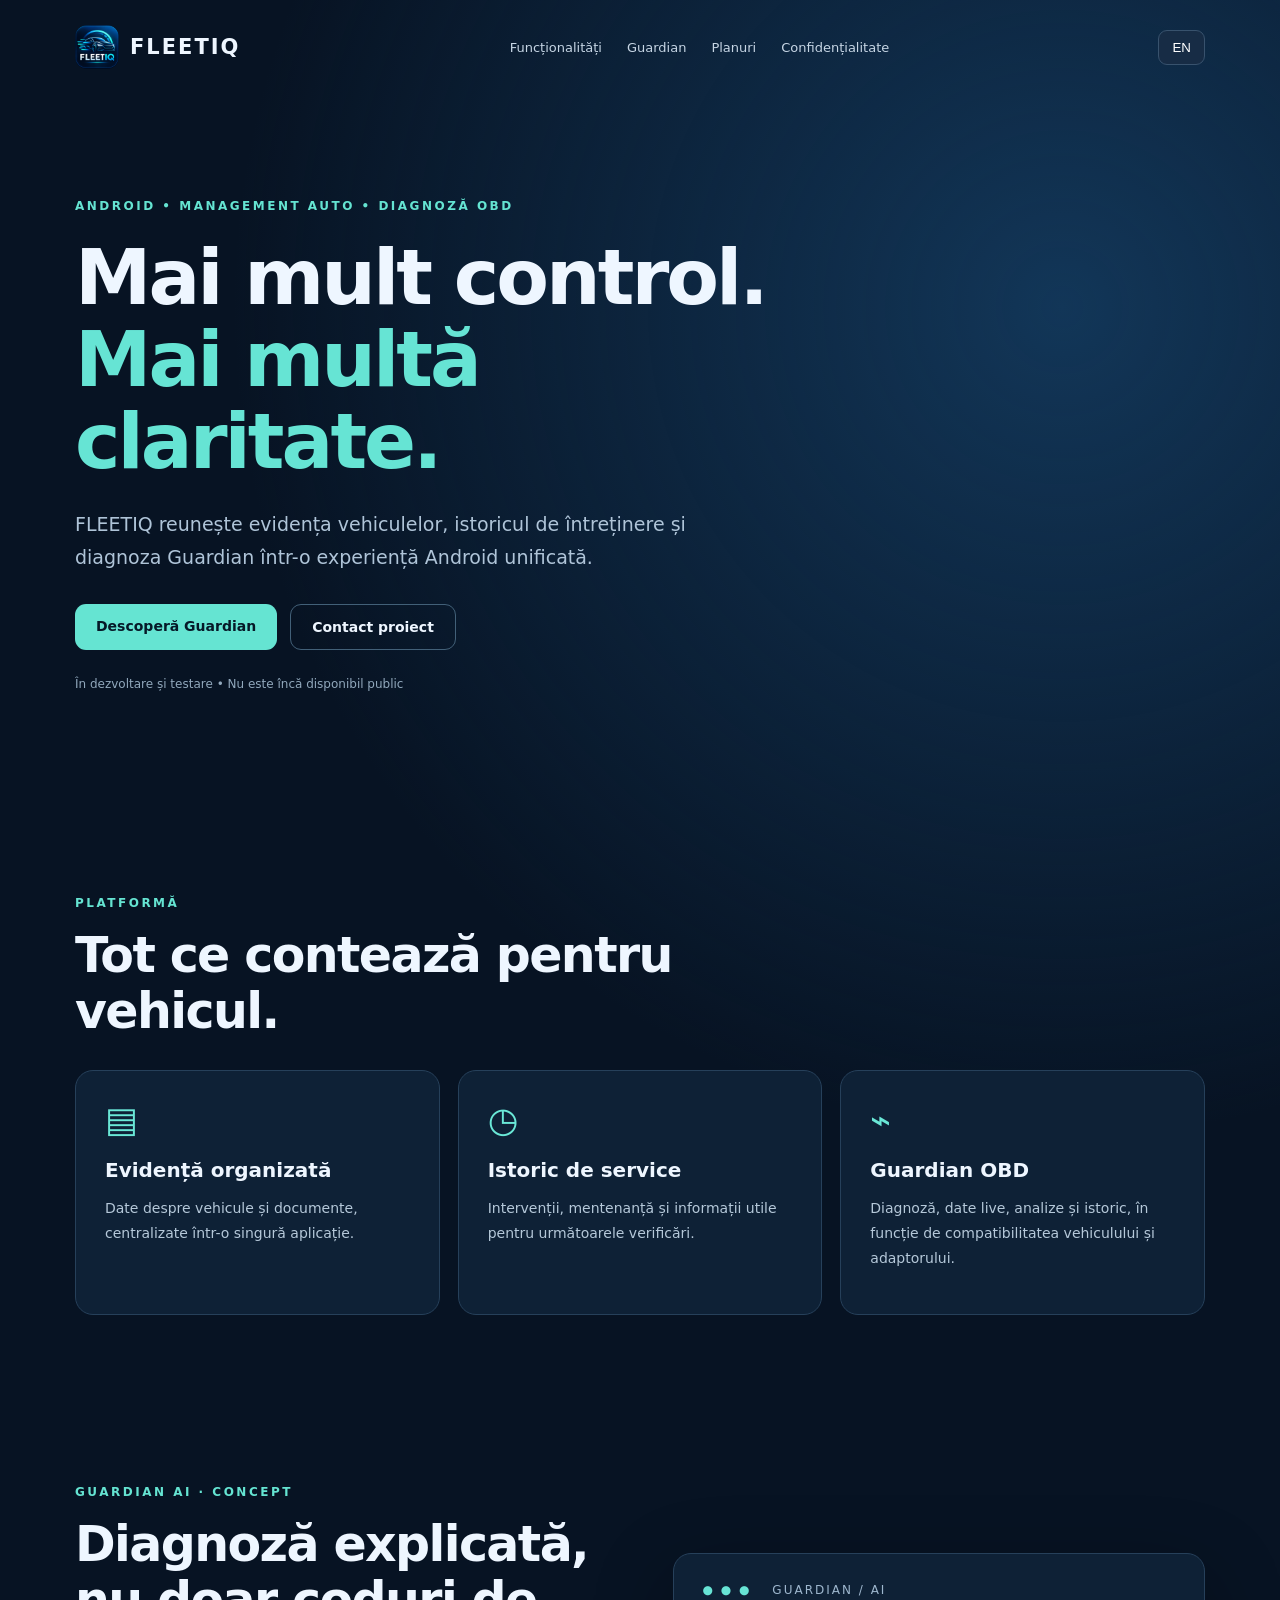
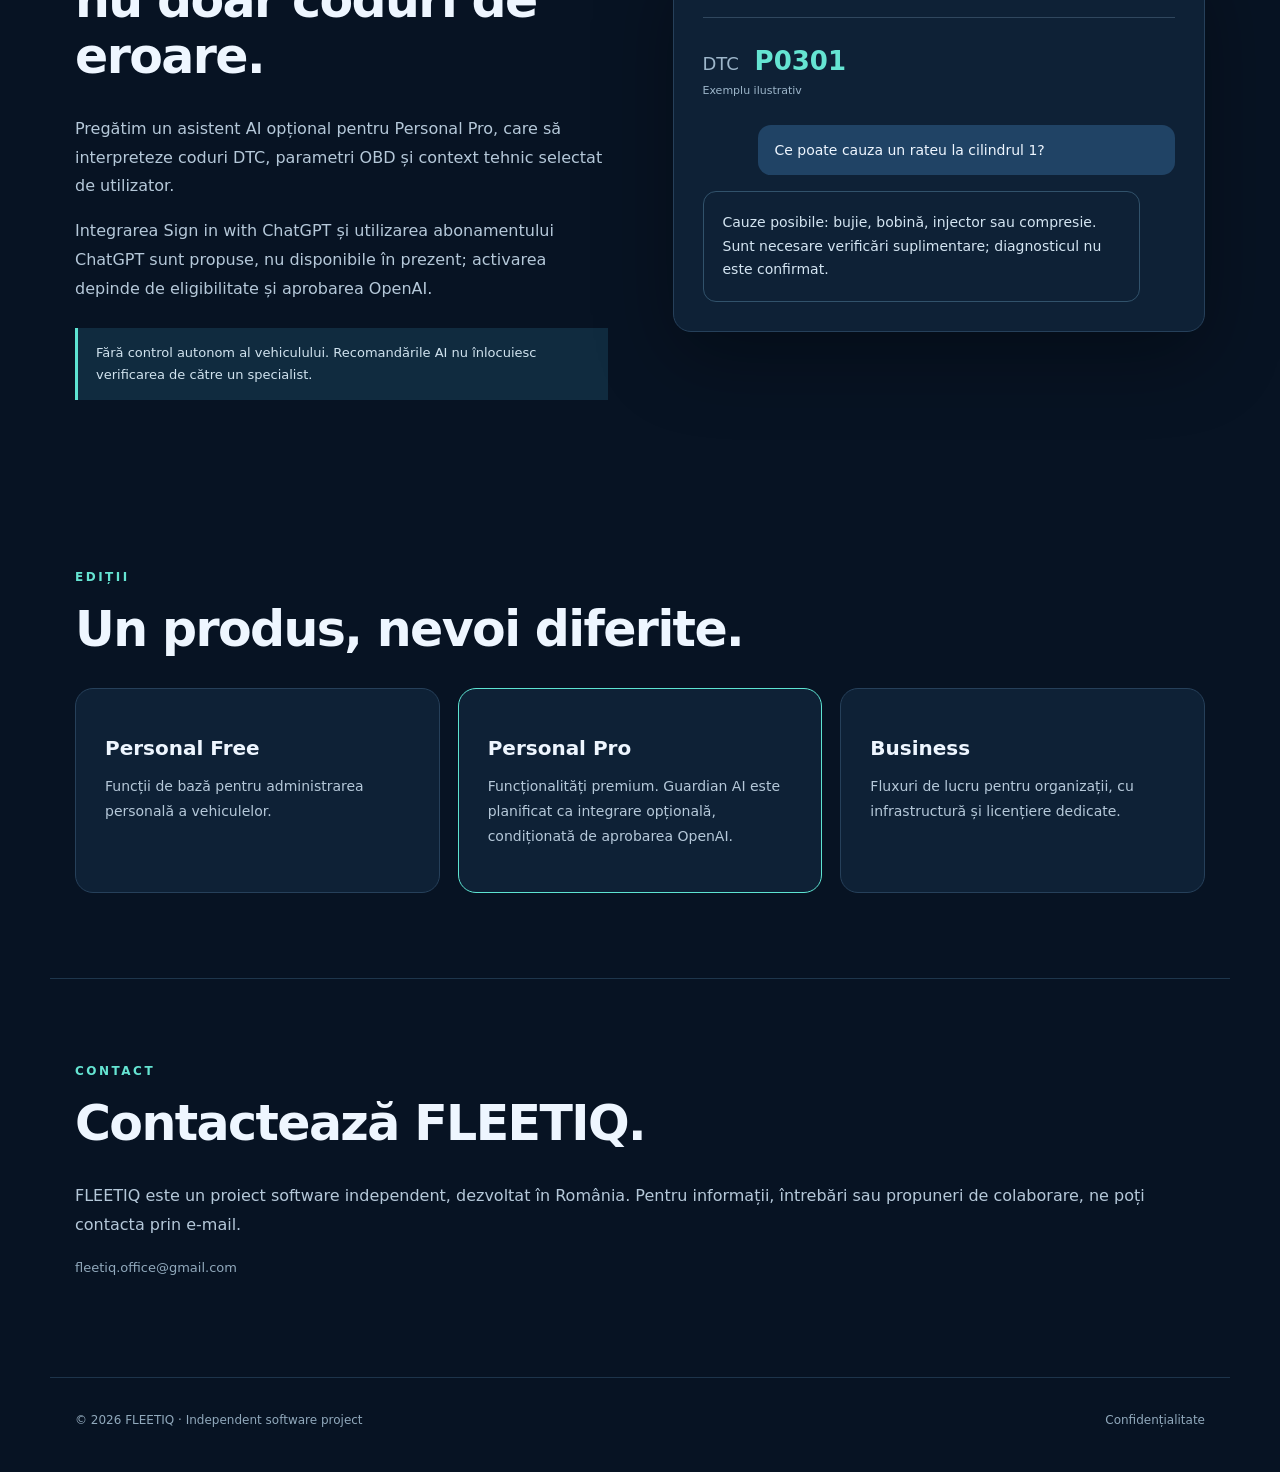
<file: index.html>
<!doctype html>
<html lang="ro">
<head>
  <meta charset="utf-8">
  <meta name="viewport"
        content="width=device-width, initial-scale=1">
  <meta name="theme-color" content="#071323">
  <meta name="description"
        content="FLEETIQ — aplicație Android pentru administrarea vehiculelor, mentenanță și diagnoză Guardian OBD.">

  <title>FLEETIQ — Vehicle intelligence</title>

  <link rel="icon" type="image/png" href="favicon.png">
  <link rel="apple-touch-icon" href="fleetiq-logo.png">
  <link rel="stylesheet" href="style.css">
</head>

<body>

<header class="nav">
  <a class="brand" href="#top">
    <img
      src="fleetiq-logo.png"
      alt="FLEETIQ Logo"
      width="44"
      height="44"
      style="border-radius:12px;object-fit:cover;">
    FLEETIQ
  </a>

  <nav>
    <a href="#features"
       data-ro="Funcționalități"
       data-en="Features">Funcționalități</a>

    <a href="#guardian">Guardian</a>

    <a href="#plans"
       data-ro="Planuri"
       data-en="Plans">Planuri</a>

    <a href="privacy.html"
       data-ro="Confidențialitate"
       data-en="Privacy">Confidențialitate</a>
  </nav>

  <button id="lang" aria-label="Switch language">
    EN
  </button>
</header>

<main id="top">

  <!-- HERO -->
  <section class="hero">

    <div class="eyebrow"
         data-ro="ANDROID • MANAGEMENT AUTO • DIAGNOZĂ OBD"
         data-en="ANDROID • VEHICLE MANAGEMENT • OBD DIAGNOSTICS">
      ANDROID • MANAGEMENT AUTO • DIAGNOZĂ OBD
    </div>

    <h1
      data-ro="Mai mult control. <em>Mai multă claritate.</em>"
      data-en="More control. <em>More clarity.</em>">
      Mai mult control.
      <em>Mai multă claritate.</em>
    </h1>

    <p class="lead"
       data-ro="FLEETIQ reunește evidența vehiculelor, istoricul de întreținere și diagnoza Guardian într-o experiență Android unificată."
       data-en="FLEETIQ brings vehicle records, maintenance history and Guardian diagnostics together in one Android experience.">
      FLEETIQ reunește evidența vehiculelor,
      istoricul de întreținere și diagnoza
      Guardian într-o experiență Android unificată.
    </p>

    <div class="actions">
      <a class="primary"
         href="#guardian"
         data-ro="Descoperă Guardian"
         data-en="Explore Guardian">
        Descoperă Guardian
      </a>

      <a class="secondary"
         href="#contact"
         data-ro="Contact proiect"
         data-en="Project contact">
        Contact proiect
      </a>
    </div>

    <div class="status"
         data-ro="În dezvoltare și testare • Nu este încă disponibil public"
         data-en="In development and testing • Not yet publicly available">
      În dezvoltare și testare • Nu este încă disponibil public
    </div>

    <div class="orb">
      <div class="ring ring1"></div>
      <div class="ring ring2"></div>
      <div class="center">
        F<span>LEETIQ</span>
        <small>GUARDIAN</small>
      </div>
    </div>

  </section>

  <!-- FEATURES -->
  <section id="features" class="section">

    <div class="kicker"
         data-ro="PLATFORMĂ"
         data-en="PLATFORM">
      PLATFORMĂ
    </div>

    <h2
      data-ro="Tot ce contează pentru vehicul."
      data-en="Everything that matters for your vehicle.">
      Tot ce contează pentru vehicul.
    </h2>

    <div class="cards">

      <article>
        <div class="ico">▤</div>

        <h3
          data-ro="Evidență organizată"
          data-en="Organized records">
          Evidență organizată
        </h3>

        <p
          data-ro="Date despre vehicule și documente, centralizate într-o singură aplicație."
          data-en="Vehicle details and documents organized in one application.">
          Date despre vehicule și documente,
          centralizate într-o singură aplicație.
        </p>
      </article>

      <article>
        <div class="ico">◷</div>

        <h3
          data-ro="Istoric de service"
          data-en="Service history">
          Istoric de service
        </h3>

        <p
          data-ro="Intervenții, mentenanță și informații utile pentru următoarele verificări."
          data-en="Repairs, maintenance and information for upcoming checks.">
          Intervenții, mentenanță și informații
          utile pentru următoarele verificări.
        </p>
      </article>

      <article>
        <div class="ico">⌁</div>

        <h3>Guardian OBD</h3>

        <p
          data-ro="Diagnoză, date live, analize și istoric, în funcție de compatibilitatea vehiculului și adaptorului."
          data-en="Diagnostics, live data, analysis and history, subject to vehicle and adapter compatibility.">
          Diagnoză, date live, analize și istoric,
          în funcție de compatibilitatea vehiculului
          și adaptorului.
        </p>
      </article>

    </div>
  </section>

  <!-- GUARDIAN AI -->
  <section id="guardian" class="section split">

    <div>
      <div class="kicker">
        GUARDIAN AI · CONCEPT
      </div>

      <h2
        data-ro="Diagnoză explicată, nu doar coduri de eroare."
        data-en="Diagnostics explained, not just error codes.">
        Diagnoză explicată, nu doar coduri de eroare.
      </h2>

      <p
        data-ro="Pregătim un asistent AI opțional pentru Personal Pro, care să interpreteze coduri DTC, parametri OBD și context tehnic selectat de utilizator."
        data-en="We are planning an optional AI assistant for Personal Pro to interpret DTC codes, OBD parameters and user-selected technical context.">
        Pregătim un asistent AI opțional pentru
        Personal Pro, care să interpreteze coduri DTC,
        parametri OBD și context tehnic selectat
        de utilizator.
      </p>

      <p
        data-ro="Integrarea Sign in with ChatGPT și utilizarea abonamentului ChatGPT sunt propuse, nu disponibile în prezent; activarea depinde de eligibilitate și aprobarea OpenAI."
        data-en="Sign in with ChatGPT and ChatGPT subscription usage are proposed, not currently available; activation depends on eligibility and OpenAI approval.">
        Integrarea Sign in with ChatGPT și utilizarea
        abonamentului ChatGPT sunt propuse,
        nu disponibile în prezent; activarea depinde
        de eligibilitate și aprobarea OpenAI.
      </p>

      <div class="note"
           data-ro="Fără control autonom al vehiculului. Recomandările AI nu înlocuiesc verificarea de către un specialist."
           data-en="No autonomous vehicle control. AI suggestions do not replace professional inspection.">
        Fără control autonom al vehiculului.
        Recomandările AI nu înlocuiesc verificarea
        de către un specialist.
      </div>
    </div>

    <div class="mock">

      <div class="mocktop">
        <span>● ● ●</span>
        GUARDIAN / AI
      </div>

      <div class="code">
        DTC <b>P0301</b>
        <span
          data-ro="Exemplu ilustrativ"
          data-en="Illustrative example">
          Exemplu ilustrativ
        </span>
      </div>

      <div class="bubble"
           data-ro="Ce poate cauza un rateu la cilindrul 1?"
           data-en="What can cause a cylinder 1 misfire?">
        Ce poate cauza un rateu la cilindrul 1?
      </div>

      <div class="reply"
           data-ro="Cauze posibile: bujie, bobină, injector sau compresie. Sunt necesare verificări suplimentare; diagnosticul nu este confirmat."
           data-en="Possible causes: spark plug, ignition coil, injector or compression. Further checks are needed; the diagnosis is not confirmed.">
        Cauze posibile: bujie, bobină, injector
        sau compresie. Sunt necesare verificări
        suplimentare; diagnosticul nu este confirmat.
      </div>

    </div>
  </section>

  <!-- PLANS -->
  <section id="plans" class="section">

    <div class="kicker"
         data-ro="EDIȚII"
         data-en="EDITIONS">
      EDIȚII
    </div>

    <h2
      data-ro="Un produs, nevoi diferite."
      data-en="One product, different needs.">
      Un produs, nevoi diferite.
    </h2>

    <div class="cards">

      <article>
        <h3>Personal Free</h3>

        <p
          data-ro="Funcții de bază pentru administrarea personală a vehiculelor."
          data-en="Core features for personal vehicle management.">
          Funcții de bază pentru administrarea
          personală a vehiculelor.
        </p>
      </article>

      <article class="featured">
        <h3>Personal Pro</h3>

        <p
          data-ro="Funcționalități premium. Guardian AI este planificat ca integrare opțională, condiționată de aprobarea OpenAI."
          data-en="Premium features. Guardian AI is planned as an optional integration, subject to OpenAI approval.">
          Funcționalități premium. Guardian AI
          este planificat ca integrare opțională,
          condiționată de aprobarea OpenAI.
        </p>
      </article>

      <article>
        <h3>Business</h3>

        <p
          data-ro="Fluxuri de lucru pentru organizații, cu infrastructură și licențiere dedicate."
          data-en="Organizational workflows with dedicated infrastructure and licensing.">
          Fluxuri de lucru pentru organizații,
          cu infrastructură și licențiere dedicate.
        </p>
      </article>

    </div>
  </section>

  <!-- CONTACT -->
  <section id="contact" class="section contact">

    <div class="kicker">
      CONTACT
    </div>

    <h2
      data-ro="Contactează FLEETIQ."
      data-en="Contact FLEETIQ.">
      Contactează FLEETIQ.
    </h2>

    <p
      data-ro="FLEETIQ este un proiect software independent, dezvoltat în România. Pentru informații, întrebări sau propuneri de colaborare, ne poți contacta prin e-mail."
      data-en="FLEETIQ is an independent software project developed in Romania. For information, questions or collaboration inquiries, please contact us by email.">
      FLEETIQ este un proiect software independent,
      dezvoltat în România. Pentru informații,
      întrebări sau propuneri de colaborare,
      ne poți contacta prin e-mail.
    </p>

    <p class="muted">
      <a href="mailto:fleetiq.office@gmail.com">
        fleetiq.office@gmail.com
      </a>
    </p>

  </section>

</main>

<footer>
  <span>
    © <span id="year"></span>
    FLEETIQ · Independent software project
  </span>

  <a href="privacy.html"
     data-ro="Confidențialitate"
     data-en="Privacy">
    Confidențialitate
  </a>
</footer>

<script src="script.js"></script>

</body>
</html>
</file>
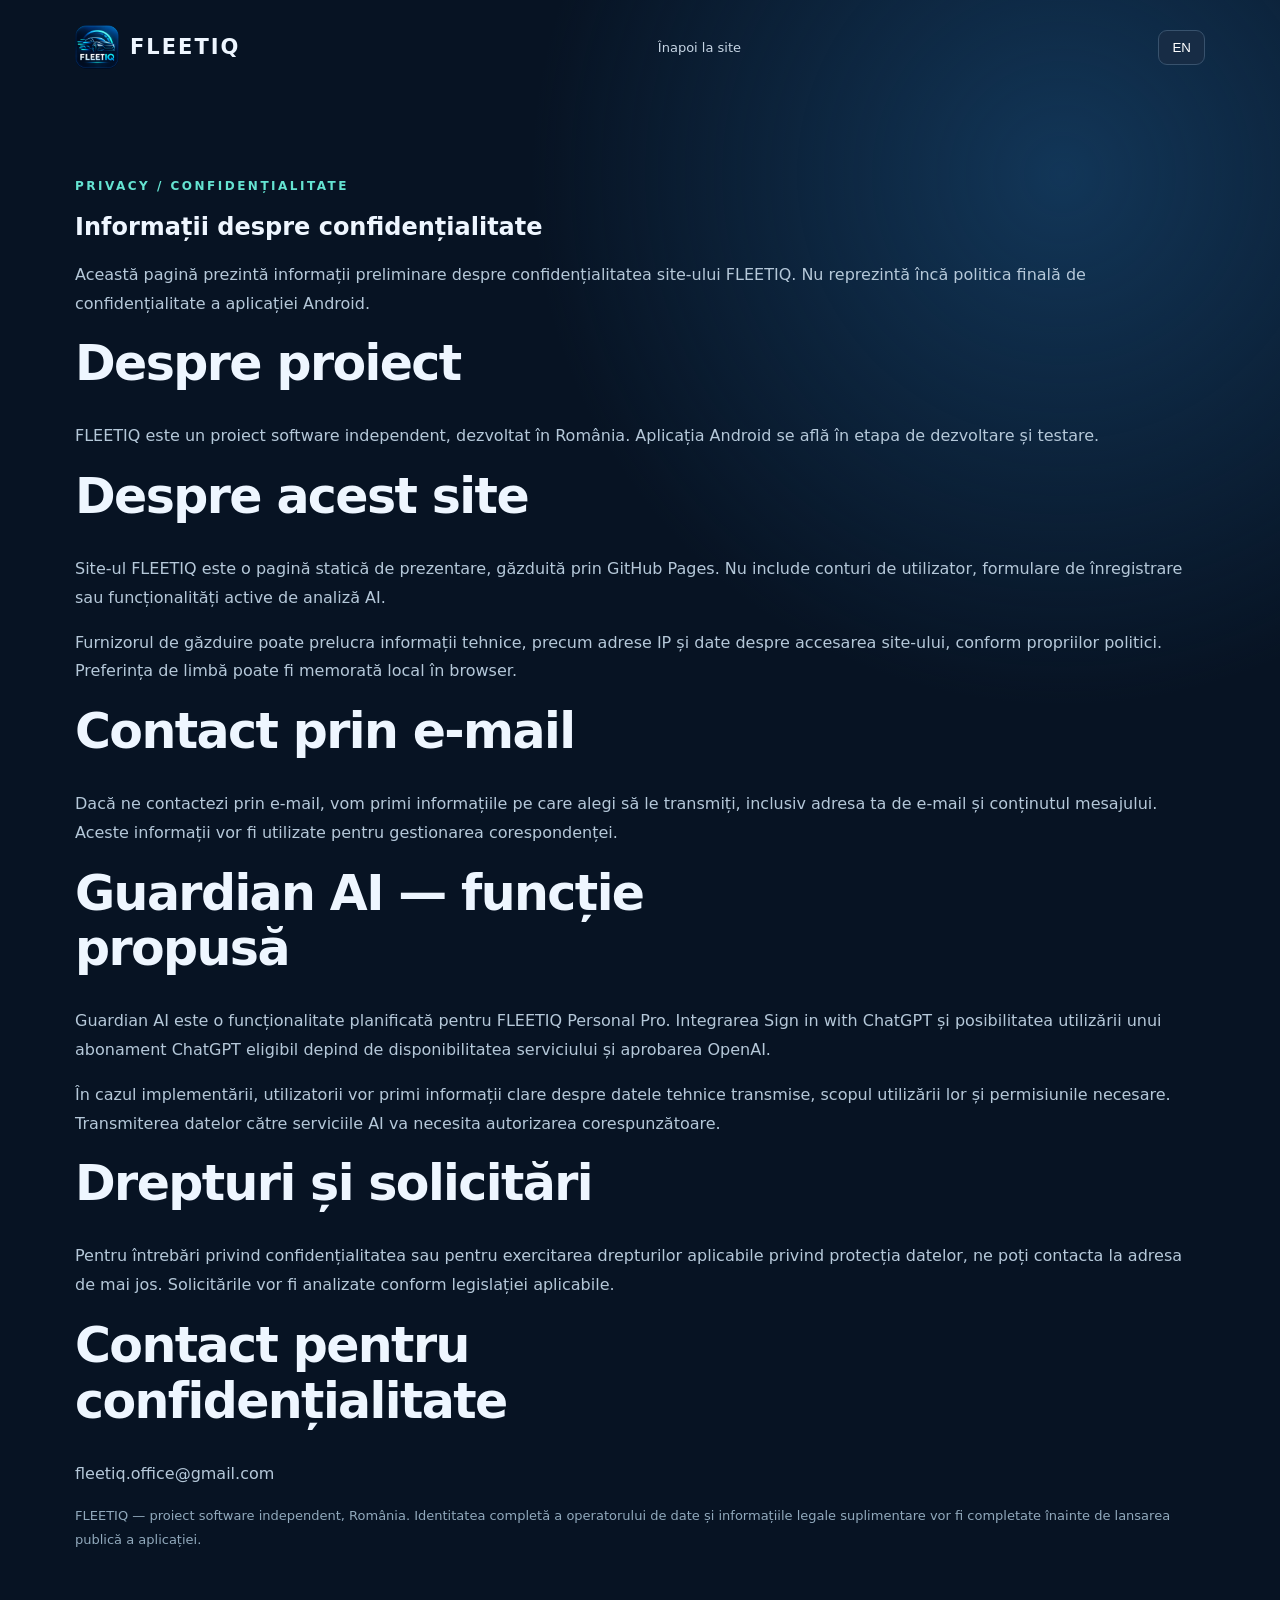
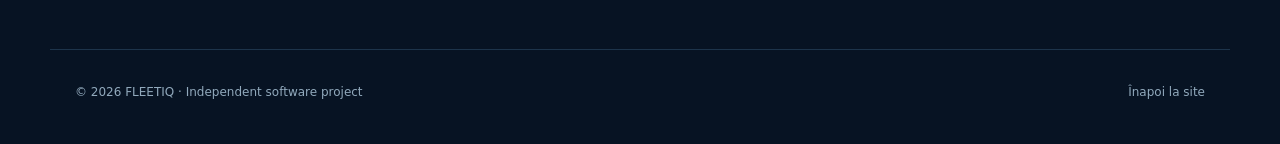
<file: privacy.html>
<!doctype html>
<html lang="ro">
<head>
  <meta charset="utf-8">
  <meta name="viewport"
        content="width=device-width, initial-scale=1">
  <meta name="theme-color" content="#071323">

  <meta name="description"
        content="Informații despre confidențialitate pentru site-ul FLEETIQ și integrarea Guardian AI planificată.">

  <title>Confidențialitate — FLEETIQ</title>

  <link rel="icon" type="image/png" href="favicon.png">
  <link rel="apple-touch-icon" href="fleetiq-logo.png">
  <link rel="stylesheet" href="style.css">
</head>

<body>

<header class="nav">
  <a class="brand" href="index.html">
    <img
      src="fleetiq-logo.png"
      alt="FLEETIQ Logo"
      width="44"
      height="44"
      style="border-radius:12px;object-fit:cover;">
    FLEETIQ
  </a>

  <nav>
    <a href="index.html"
       data-ro="Înapoi la site"
       data-en="Back to website">
      Înapoi la site
    </a>
  </nav>

  <button id="lang" aria-label="Switch language">
    EN
  </button>
</header>

<main>

  <section class="section">

    <div class="kicker">
      PRIVACY / CONFIDENȚIALITATE
    </div>

    <h1
      data-ro="Informații despre confidențialitate"
      data-en="Privacy information">
      Informații despre confidențialitate
    </h1>

    <p
      data-ro="Această pagină prezintă informații preliminare despre confidențialitatea site-ului FLEETIQ. Nu reprezintă încă politica finală de confidențialitate a aplicației Android."
      data-en="This page provides preliminary privacy information about the FLEETIQ website. It is not yet the final privacy policy for the Android application.">
      Această pagină prezintă informații preliminare
      despre confidențialitatea site-ului FLEETIQ.
      Nu reprezintă încă politica finală de
      confidențialitate a aplicației Android.
    </p>

    <h2
      data-ro="Despre proiect"
      data-en="About the project">
      Despre proiect
    </h2>

    <p
      data-ro="FLEETIQ este un proiect software independent, dezvoltat în România. Aplicația Android se află în etapa de dezvoltare și testare."
      data-en="FLEETIQ is an independent software project developed in Romania. The Android application is currently in development and testing.">
      FLEETIQ este un proiect software independent,
      dezvoltat în România. Aplicația Android se află
      în etapa de dezvoltare și testare.
    </p>

    <h2
      data-ro="Despre acest site"
      data-en="About this website">
      Despre acest site
    </h2>

    <p
      data-ro="Site-ul FLEETIQ este o pagină statică de prezentare, găzduită prin GitHub Pages. Nu include conturi de utilizator, formulare de înregistrare sau funcționalități active de analiză AI."
      data-en="The FLEETIQ website is a static informational website hosted through GitHub Pages. It does not include user accounts, registration forms or active AI analysis features.">
      Site-ul FLEETIQ este o pagină statică
      de prezentare, găzduită prin GitHub Pages.
      Nu include conturi de utilizator,
      formulare de înregistrare sau
      funcționalități active de analiză AI.
    </p>

    <p
      data-ro="Furnizorul de găzduire poate prelucra informații tehnice, precum adrese IP și date despre accesarea site-ului, conform propriilor politici. Preferința de limbă poate fi memorată local în browser."
      data-en="The hosting provider may process technical information, such as IP addresses and website access data, according to its own policies. Language preferences may be stored locally in the browser.">
      Furnizorul de găzduire poate prelucra
      informații tehnice, precum adrese IP
      și date despre accesarea site-ului,
      conform propriilor politici.
      Preferința de limbă poate fi
      memorată local în browser.
    </p>

    <h2
      data-ro="Contact prin e-mail"
      data-en="Email contact">
      Contact prin e-mail
    </h2>

    <p
      data-ro="Dacă ne contactezi prin e-mail, vom primi informațiile pe care alegi să le transmiți, inclusiv adresa ta de e-mail și conținutul mesajului. Aceste informații vor fi utilizate pentru gestionarea corespondenței."
      data-en="If you contact us by email, we will receive the information you choose to provide, including your email address and message content. This information will be used to handle the correspondence.">
      Dacă ne contactezi prin e-mail, vom primi
      informațiile pe care alegi să le transmiți,
      inclusiv adresa ta de e-mail și conținutul
      mesajului. Aceste informații vor fi utilizate
      pentru gestionarea corespondenței.
    </p>

    <h2
      data-ro="Guardian AI — funcție propusă"
      data-en="Guardian AI — proposed feature">
      Guardian AI — funcție propusă
    </h2>

    <p
      data-ro="Guardian AI este o funcționalitate planificată pentru FLEETIQ Personal Pro. Integrarea Sign in with ChatGPT și posibilitatea utilizării unui abonament ChatGPT eligibil depind de disponibilitatea serviciului și aprobarea OpenAI."
      data-en="Guardian AI is a planned feature for FLEETIQ Personal Pro. Sign in with ChatGPT integration and the ability to use an eligible ChatGPT subscription depend on service availability and OpenAI approval.">
      Guardian AI este o funcționalitate planificată
      pentru FLEETIQ Personal Pro. Integrarea
      Sign in with ChatGPT și posibilitatea
      utilizării unui abonament ChatGPT eligibil
      depind de disponibilitatea serviciului
      și aprobarea OpenAI.
    </p>

    <p
      data-ro="În cazul implementării, utilizatorii vor primi informații clare despre datele tehnice transmise, scopul utilizării lor și permisiunile necesare. Transmiterea datelor către serviciile AI va necesita autorizarea corespunzătoare."
      data-en="If implemented, users will receive clear information about the technical data transmitted, the purposes of processing and the required permissions. Sending data to AI services will require appropriate authorization.">
      În cazul implementării, utilizatorii
      vor primi informații clare despre datele
      tehnice transmise, scopul utilizării lor
      și permisiunile necesare.
      Transmiterea datelor către serviciile AI
      va necesita autorizarea corespunzătoare.
    </p>

    <h2
      data-ro="Drepturi și solicitări"
      data-en="Rights and requests">
      Drepturi și solicitări
    </h2>

    <p
      data-ro="Pentru întrebări privind confidențialitatea sau pentru exercitarea drepturilor aplicabile privind protecția datelor, ne poți contacta la adresa de mai jos. Solicitările vor fi analizate conform legislației aplicabile."
      data-en="For privacy questions or requests concerning applicable data protection rights, you can contact us using the email address below. Requests will be reviewed in accordance with applicable law.">
      Pentru întrebări privind confidențialitatea
      sau pentru exercitarea drepturilor aplicabile
      privind protecția datelor, ne poți contacta
      la adresa de mai jos. Solicitările vor fi
      analizate conform legislației aplicabile.
    </p>

    <h2
      data-ro="Contact pentru confidențialitate"
      data-en="Privacy contact">
      Contact pentru confidențialitate
    </h2>

    <p>
      <a href="mailto:fleetiq.office@gmail.com">
        fleetiq.office@gmail.com
      </a>
    </p>

    <p class="muted"
       data-ro="FLEETIQ — proiect software independent, România. Identitatea completă a operatorului de date și informațiile legale suplimentare vor fi completate înainte de lansarea publică a aplicației."
       data-en="FLEETIQ — independent software project, Romania. The full identity of the data controller and additional legal information will be completed before the application's public release.">
      FLEETIQ — proiect software independent,
      România. Identitatea completă a operatorului
      de date și informațiile legale suplimentare
      vor fi completate înainte de lansarea
      publică a aplicației.
    </p>

  </section>

</main>

<footer>
  <span>
    © <span id="year"></span>
    FLEETIQ · Independent software project
  </span>

  <a href="index.html"
     data-ro="Înapoi la site"
     data-en="Back to website">
    Înapoi la site
  </a>
</footer>

<script src="script.js"></script>

</body>
</html>
</file>
<file: style.css>
:root{font-family:Inter,ui-sans-serif,system-ui,-apple-system,Segoe UI,sans-serif;color:#eef6ff;background:#071323;scroll-behavior:smooth}*{box-sizing:border-box}body{margin:0;background:radial-gradient(circle at 83% 10%,#123658 0,transparent 28%),#071323}a{color:inherit;text-decoration:none}.nav{max-width:1180px;margin:auto;display:flex;align-items:center;justify-content:space-between;padding:25px 25px;gap:20px}.brand{font-weight:900;letter-spacing:2px;font-size:21px;display:flex;align-items:center;gap:11px}.mark{display:inline-grid;place-items:center;background:linear-gradient(135deg,#55e0cf,#318cfa);width:35px;height:35px;border-radius:10px;color:#071323}.nav nav{display:flex;gap:25px;font-size:13px;color:#c6d5e4}.nav button{background:#172c45;border:1px solid #38526d;border-radius:9px;color:white;padding:9px 13px;cursor:pointer}.hero{max-width:1180px;margin:auto;min-height:620px;padding:105px 25px 120px;position:relative;overflow:hidden}.eyebrow,.kicker{color:#65e4d2;font-size:12px;letter-spacing:2.5px;font-weight:800}.hero h1{font-size:clamp(45px,6vw,82px);letter-spacing:-3px;line-height:1.07;max-width:760px;margin:24px 0}.hero h1 em{font-style:normal;color:#66e4d4}.lead{max-width:630px;font-size:19px;line-height:1.75;color:#afc4d8}.actions{display:flex;gap:13px;flex-wrap:wrap;margin-top:30px}.actions a{padding:14px 21px;border-radius:11px;font-weight:700;font-size:14px}.primary{background:#65e4d2;color:#061928}.secondary{border:1px solid #426078}.status{margin-top:27px;color:#91a8bc;font-size:12px}.orb{position:absolute;width:360px;height:360px;right:-70px;top:120px;border-radius:50%;background:radial-gradient(circle,#16466a,#0a2038 60%,transparent 70%);display:grid;place-items:center;opacity:.7;z-index:-1}.ring{position:absolute;border:1px solid #57e5d4;border-radius:50%;inset:35px}.ring2{inset:70px;border-style:dashed}.center{font-size:32px;font-weight:900;color:#65e4d2}.center span{font-size:20px}.center small{display:block;text-align:center;font-size:11px;letter-spacing:5px;margin-top:8px}.section{max-width:1180px;margin:auto;padding:85px 25px}.section h2{font-size:clamp(31px,4vw,49px);letter-spacing:-1.6px;line-height:1.14;max-width:680px;margin:18px 0 30px}.section p{color:#b5c8d9;line-height:1.8}.cards{display:grid;grid-template-columns:repeat(3,1fr);gap:18px}.cards article,.mock{background:#0e2136;border:1px solid #26405a;border-radius:18px;padding:29px}.cards h3{font-size:20px;margin:18px 0 10px}.cards p{font-size:14px}.ico{color:#6ae8d7;font-size:35px}.featured{border-color:#5de4d2!important}.split{display:grid;grid-template-columns:1fr 1fr;align-items:center;gap:65px}.note{border-left:3px solid #5de4d2;padding:14px 18px;background:#102b3f;color:#d1e3ef;font-size:13px;line-height:1.7;margin-top:24px}.mock{box-shadow:0 25px 80px #0005;min-height:350px}.mocktop{font-size:12px;letter-spacing:2px;color:#9eb7ce;border-bottom:1px solid #30475e;padding-bottom:20px}.mocktop span{color:#67e4d5;margin-right:15px}.code{font-size:18px;margin:28px 0;color:#9db6ca}.code b{color:#65e4d2;font-size:26px;margin-left:10px}.code span{display:block;font-size:11px;margin-top:8px}.bubble{margin-left:55px;background:#204365;padding:17px;border-radius:13px;font-size:14px}.reply{margin:16px 35px 0 0;border:1px solid #31526b;padding:19px;border-radius:13px;color:#d4e5f2;line-height:1.7;font-size:14px}.contact{border-top:1px solid #1e364c}footer{max-width:1180px;margin:auto;padding:35px 25px 45px;border-top:1px solid #1d344b;display:flex;justify-content:space-between;gap:15px;color:#91a9bc;font-size:12px}.muted{font-size:13px;color:#91a9bc!important}@media(max-width:750px){.nav{flex-wrap:wrap}.nav nav{order:3;width:100%;overflow:auto;gap:18px;white-space:nowrap}.hero{padding-top:75px;min-height:540px}.hero h1{letter-spacing:-2px}.orb{right:-230px;opacity:.25}.cards,.split{grid-template-columns:1fr}.split{gap:25px}.section{padding:62px 22px}.cards article{padding:24px}footer{flex-direction:column}}
</file>
